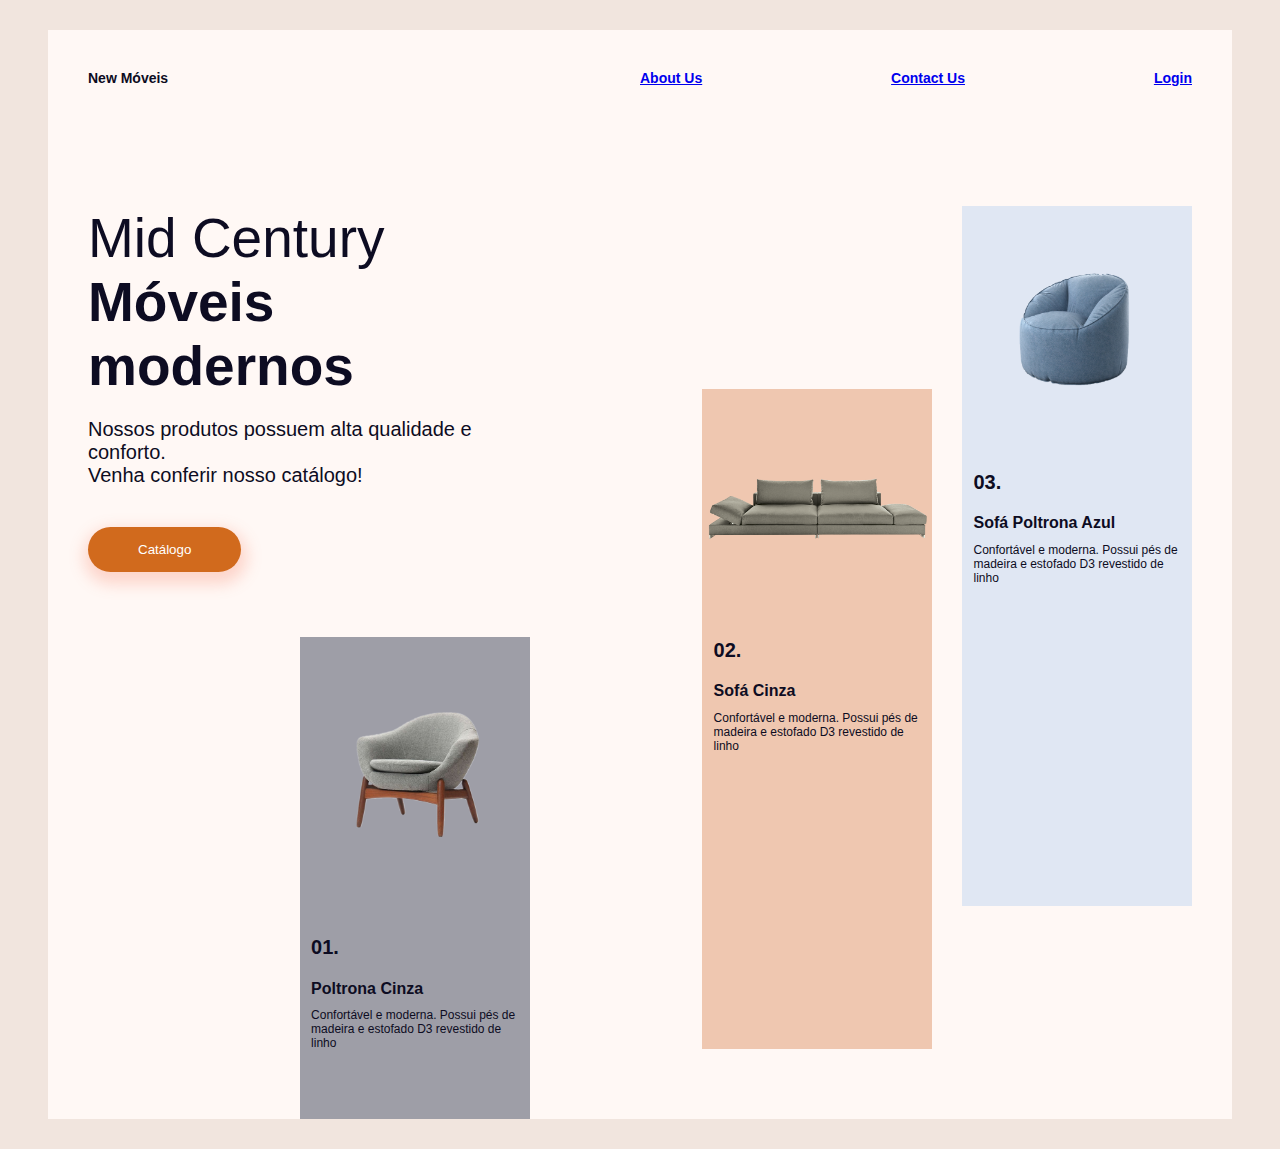
<file: index.html>
<!DOCTYPE html>
<html lang="pt-br">

<head>
    <meta charset="UTF-8">
    <meta http-equiv="X-UA-Compatible" content="IE=edge">
    <meta name="viewport" content="width=device-width, initial-scale=1.0">
    <link href="./style.css" rel="stylesheet" />
    <title>New moveis</title>
</head>

<body>
    <div class="container">
        <div class="mainPage">
            <div class="header">
                <div>
                    <span class="logo">New Móveis</span>
                </div>
                <div class="menu">
                    <a href="aboutUs.html">About Us</a>
                    <a href="ContactUs.html">Contact Us</a>
                    <a href="login.html">Login</a>
                </div>
            </div>
            <div class="contents">
                <div class="section-left">
                    <div class="introduction">
                        <div style="font-size: 55px">
                            Mid Century
                        </div>
                        <div class="subtitle">
                            Móveis modernos
                        </div>
                        <div style="padding: 20px 0px; font-size: 20px;">
                            Nossos produtos possuem alta qualidade e conforto.<br> Venha conferir nosso catálogo!
                        </div>
                        <div>
                            <button class="botton-catalog" onclick="salvar()">Catálogo</button>
                        </div>
                    </div>
                    <div class="space-product1">
                        <div class="product-card1">
                            <img style="width: 60%; padding-top: 20%;" class="img-product" src="/imgs/1.png"
                                alt="poltrona">
                            <div class="text-img">
                                <div style="font-size: 20px;padding-bottom: 10%;font-weight: bold;">01.<br></div>
                                <div style="font-size: 16px;padding-bottom: 5%;font-weight: bold">Poltrona Cinza<br>
                                </div>
                                <div>Confortável e moderna. Possui pés de madeira e estofado D3 revestido de linho</div>
                            </div>
                        </div>
                    </div>
                </div>
                <div class="section-right">
                    <div class="space-product2">
                        <div style="height: 20%;">

                        </div>
                        <div class="product-card2">
                            <img style="width: 250px; padding-top: 20%;" class="img-product" src="/imgs/2.png"
                                alt="poltrona">
                            <div class="text-img">
                                <div style="font-size: 20px;padding-bottom: 10%;font-weight: bold;">02.<br></div>
                                <div style="font-size: 16px;padding-bottom: 5%;font-weight: bold">Sofá Cinza<br></div>
                                <div>Confortável e moderna. Possui pés de madeira e estofado D3 revestido de linho</div>
                            </div>
                        </div>
                    </div>
                    <div class="space-product3">
                        <div class="product-card3" style="justify-content: right;">
                            <img style="width: 65%; padding-top: 20%;" class="img-product" src="/imgs/3.png"
                                alt="poltrona">
                            <div class="text-img">
                                <div style="font-size: 20px;padding-bottom: 10%;font-weight: bold;">03.<br></div>
                                <div style="font-size: 16px;padding-bottom: 5%;font-weight: bold">Sofá Poltrona Azul<br>
                                </div>
                                <div>Confortável e moderna. Possui pés de madeira e estofado D3 revestido de linho</div>
                            </div>
                        </div>
                    </div>
                </div>
            </div>
        </div>
    </div>
</body>

</html>
</file>
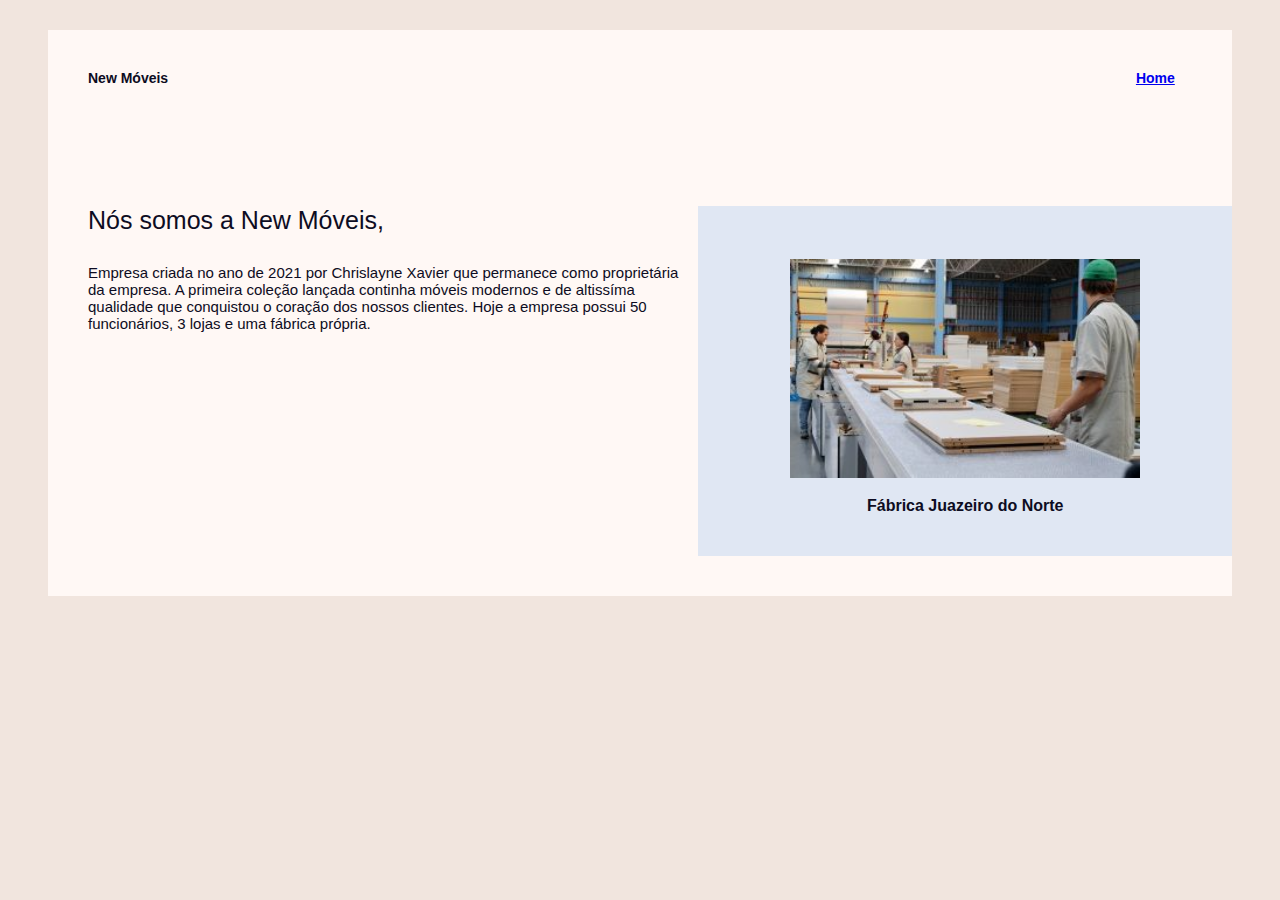
<file: aboutUs.html>
<!DOCTYPE html>
<html lang="pt-br">

<head>
    <meta charset="UTF-8">
    <meta http-equiv="X-UA-Compatible" content="IE=edge">
    <meta name="viewport" content="width=device-width, initial-scale=1.0">
    <meta name="author" content="Chrislayne" />
    <link href="/style.css" rel="stylesheet" />
    <title>AboutUs</title>
</head>

<body>
    <div class="container">
        <div class="mainPage" style="padding-bottom: 40px;padding-right: 0px;">
            <div class="header">
                <div>
                    <span class="logo">New Móveis</span>
                </div>
                <div class="menu-aboutUs" style="margin-right: 5%;">
                    <a href="index.html">Home</a>
                </div>
            </div>
            <div class="history">
                <div class="text-aboutUs" style="width: 60%;">
                    <div style="font-size: 25px;">
                        Nós somos a New Móveis,<br><br>
                    </div>
                    <div style="font-size: 15px;">
                        Empresa criada no ano de 2021 por Chrislayne Xavier que permanece como proprietária da empresa.
                        A primeira coleção lançada continha móveis modernos e de altissíma qualidade que conquistou o
                        coração dos nossos clientes. Hoje a empresa possui 50 funcionários, 3 lojas e uma fábrica
                        própria.
                    </div>
                </div>
                <div class="img-factory">
                    <img style="width: 350px; padding-top: 10%;" class="img-fabrica" src="/imgs/4.jpg" alt="fabrica">
                    <div class="text-imgFactory">
                        <div style="font-size: 16px;font-weight: bold;padding-top: 10%;">Fábrica Juazeiro do Norte
                        </div>
                    </div>
                </div>
            </div>
        </div>
</body>

</html>
</file>
<file: style.css>
body{
    font-size: 12px;
    background-color: #f1e5de;
}
.header{
    justify-content: space-between;
    display: flex;
    padding-bottom: 120px;
    font-size: 14px;
    font-weight: bold;
}
.mainPage{
    background-color:#fff8f5;
    padding: 40px 40px;
    margin: 30px 40px;
    padding-bottom: 0px;
    font-family:Helvetica, Arial, sans-serif;
    color:#0d0c22;
}
.menu{
    display: flex;
    justify-content: space-between;
    align-items: center;
    width: 50%;
    text-decoration: none;
}
.contents{
    display: flex;
    justify-content: space-between;
}
.subtitle{
    font-size: 55px;
    font-weight: bold;
}
.botton-catalog{
    border: none;
    padding: 15px 50px; 
    border-radius: 30px;
    margin-top: 20px;
    margin-bottom: 65px;
    color: #ffffff;
    background-color: #d16a1d;
    cursor: pointer;
    box-shadow: 1px 7px 15px 5px #f880644a ;
}
.space-product1{
    display: flex;
    justify-content: flex-end;
}
.product-card1{
    background-color:#9e9ea7;
    width: 230px;
    display: flex;
    flex-direction: column;
    align-items: center;

}
.section-left{
    width: 40%;
}
.section-right{
    display: flex;
    justify-content: space-between;
    width: 60%;
}
.text-img{
    padding: 30% 5%;
}
.product-card2{
    background-color:#efc7b0;
    display: flex;
    flex-direction: column;
    align-items: center;
    width: 230px;
    margin-left: 75%;
    height: 660px
}
.product-card3{
    background-color:#e0e7f3;
    display: flex;
    flex-direction: column;
    align-items: center;
    height: 700px;
    width: 230px;
    margin-top: 0%;
}
.history{
    display: flex;
    justify-content: space-between;
}
.img-factory{
    background-color: #e0e7f3;
    width: 600px;
    height: 350px;
    display: flex;
    flex-direction: column;
    align-items: center;

}
.options-service{
    display: flex;
    justify-content: space-between;
    padding: 40px 40px;
}
.option{
    border: 1px;
    border-style: solid;
    border-color: #e5e5e5;
    border-radius: 5px;
    display: flex;
    flex-direction: column;
    margin: 15px 30px;
    padding: 20px 20px;
    transition-property: all;
    transition-duration: 0.3s;
    transition-timing-function: ease;
    transition-delay: 0s;
    text-decoration: none;
}
.option:hover{
    transform: scale(1.2);
    box-shadow: 8px 8px 8px 0px rgb(0 0 0 / 10%);
}

.title-option{
    font-size: 16px; 
    color: #404040;
}
.subtitle-option{
    font-size: 14px;
    color: #8c8c8c;
    margin-top: 5px;
}
</file>
